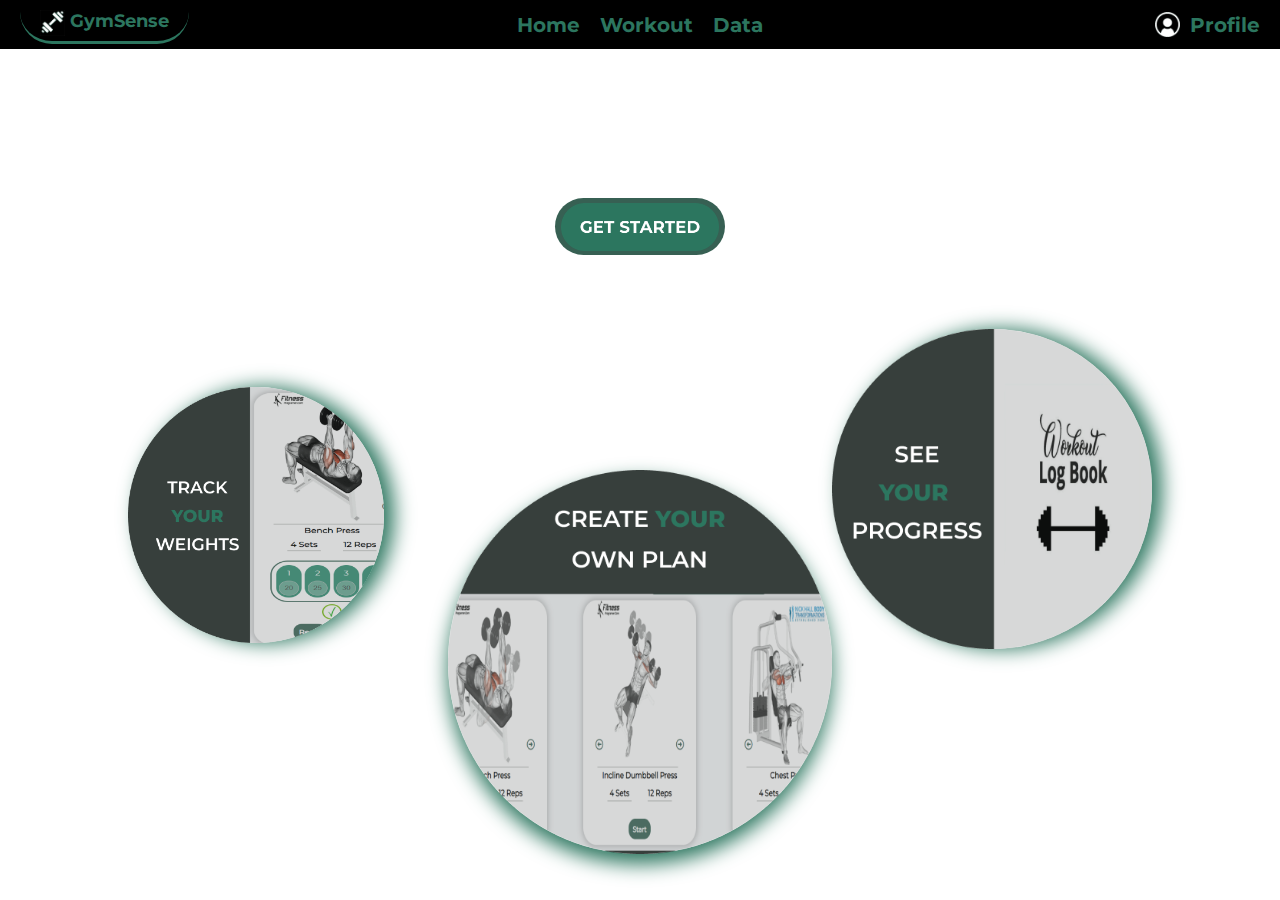
<file: index.html>
<!DOCTYPE html>
<html lang="en">
<head>
    <meta charset="UTF-8">
    <meta http-equiv="X-UA-Compatible" content="IE=edge">
    <meta name="viewport" content="width=device-width, initial-scale=1.0">
    <title>GymSense</title>
    <link rel="stylesheet" href="styles/navbar.css">
    <link rel="stylesheet" href="styles/index.css">
    <link href='https://fonts.googleapis.com/css?family=Montserrat' rel='stylesheet'>
    <script src="scripts/navbar.js"></script>
    <script defer type="module" src="scripts/index.js"></script>
</head>
<body>

    <script>
        document.body.appendChild(createNavbar())
    </script>

    <div class="background-image-div" id="background-image-div">

        <script>
            document.getElementById('background-image-div').appendChild(createNavbarVertical())
            document.getElementById('background-image-div').addEventListener('click', function(){
                const verticalNav = document.getElementById('vertical-nav-items-container');
                verticalNav.classList.remove('active');
                document.getElementById('menu-button-image').src = 'resources/menuIcon.png'

            })


        </script>

        <div class="feature-bubble-div bubble1">
            <img class="feature-bubble-image" src="resources/featureBubble1.png  " alt="feature-image">

        </div>

        <div class="feature-bubble-div bubble2">
            <img class="feature-bubble-image" src="resources/featureBubble2.png  " alt="feature-image">
        </div>

        <div class="feature-bubble-div bubble3">
            <img class="feature-bubble-image" src="resources/featureBubble3.png  " alt="feature-image">
        </div>
        <button id="get-started-button" class="get-started-button">
            <img class="get-started-button-image" src="resources/getStartedButton.png" alt="">
        </button>
    </div>

    <script>
        document.getElementById("get-started-button").onclick = function () {
                location.href = "login.html";
            }
    </script>


</body>
</html>
</file>
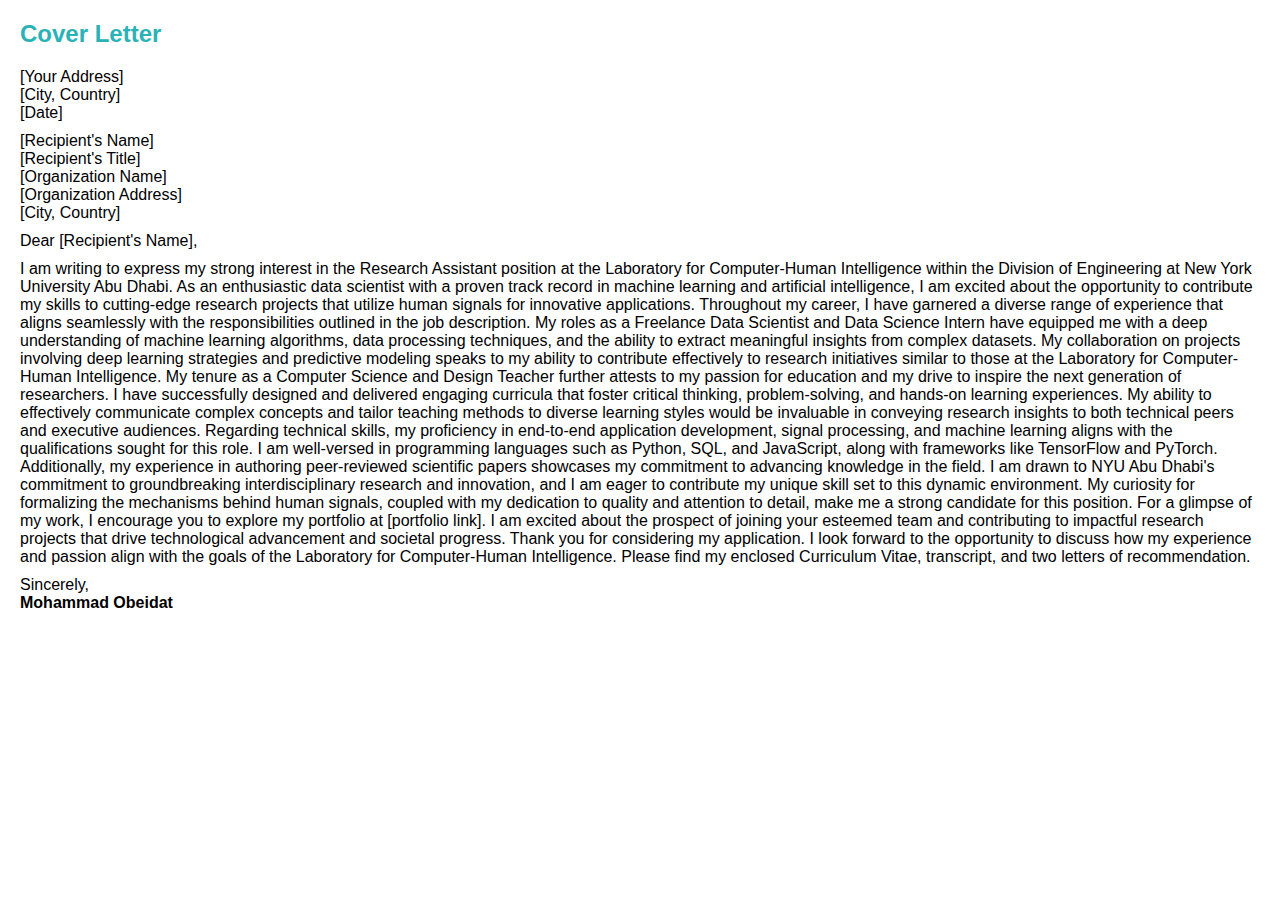
<file: coverLetter-NUY.html>
<!DOCTYPE html>
<html lang="en">
<head>
  <meta charset="UTF-8">
  <meta name="viewport" content="width=device-width, initial-scale=1.0">
  <title>Cover Letter</title>
  <style>
    body {
      font-family: Arial, sans-serif;
      margin: 20px;
    }
    h2 {
      color: #2BB2B6;
    }
    p {
      margin: 10px 0;
    }
    strong {
      font-weight: bold;
    }
  </style>
</head>
<body>
  <h2>Cover Letter</h2>

  <p>[Your Address]<br>
  [City, Country]<br>
  [Date]</p>

  <p>[Recipient's Name]<br>
  [Recipient's Title]<br>
  [Organization Name]<br>
  [Organization Address]<br>
  [City, Country]</p>

  <p>Dear [Recipient's Name],</p>

    <p>
        I am writing to express my strong interest in the Research Assistant position at the Laboratory for Computer-Human Intelligence within the Division of Engineering at New York University Abu Dhabi. As an enthusiastic data scientist with a proven track record in machine learning and artificial intelligence, I am excited about the opportunity to contribute my skills to cutting-edge research projects that utilize human signals for innovative applications.

Throughout my career, I have garnered a diverse range of experience that aligns seamlessly with the responsibilities outlined in the job description. My roles as a Freelance Data Scientist and Data Science Intern have equipped me with a deep understanding of machine learning algorithms, data processing techniques, and the ability to extract meaningful insights from complex datasets. My collaboration on projects involving deep learning strategies and predictive modeling speaks to my ability to contribute effectively to research initiatives similar to those at the Laboratory for Computer-Human Intelligence.

My tenure as a Computer Science and Design Teacher further attests to my passion for education and my drive to inspire the next generation of researchers. I have successfully designed and delivered engaging curricula that foster critical thinking, problem-solving, and hands-on learning experiences. My ability to effectively communicate complex concepts and tailor teaching methods to diverse learning styles would be invaluable in conveying research insights to both technical peers and executive audiences.

Regarding technical skills, my proficiency in end-to-end application development, signal processing, and machine learning aligns with the qualifications sought for this role. I am well-versed in programming languages such as Python, SQL, and JavaScript, along with frameworks like TensorFlow and PyTorch. Additionally, my experience in authoring peer-reviewed scientific papers showcases my commitment to advancing knowledge in the field.

I am drawn to NYU Abu Dhabi's commitment to groundbreaking interdisciplinary research and innovation, and I am eager to contribute my unique skill set to this dynamic environment. My curiosity for formalizing the mechanisms behind human signals, coupled with my dedication to quality and attention to detail, make me a strong candidate for this position.

For a glimpse of my work, I encourage you to explore my portfolio at [portfolio link]. I am excited about the prospect of joining your esteemed team and contributing to impactful research projects that drive technological advancement and societal progress.

Thank you for considering my application. I look forward to the opportunity to discuss how my experience and passion align with the goals of the Laboratory for Computer-Human Intelligence. Please find my enclosed Curriculum Vitae, transcript, and two letters of recommendation.
    </p>
  <!-- Continue with the rest of your cover letter content -->

  <p>Sincerely,<br>
    <strong>Mohammad Obeidat</strong></p>
</body>
</html>
</file>
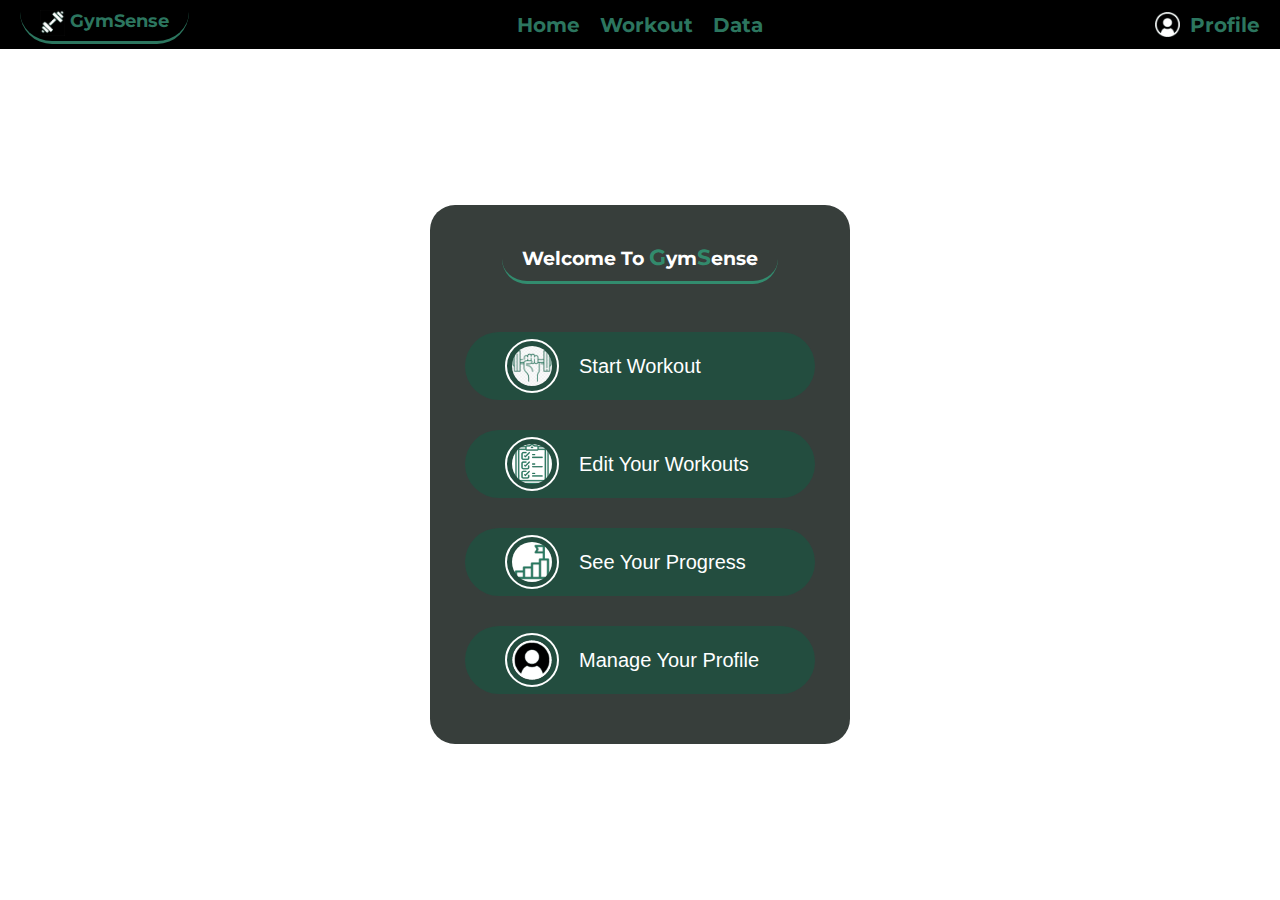
<file: home.html>
<!DOCTYPE html>
<html lang="en">
<head>
    <meta charset="UTF-8">
    <meta http-equiv="X-UA-Compatible" content="IE=edge">
    <meta name="viewport" content="width=device-width, initial-scale=1.0">
    <title>GymSense</title>
    <link rel="stylesheet" href="styles/navbar.css">
    <link rel="stylesheet" href="styles/login.css">
    <link rel="stylesheet" href="styles/index.css">
    <link rel="stylesheet" href="styles/home.css">
    <link href='https://fonts.googleapis.com/css?family=Montserrat' rel='stylesheet'>
    <script src="scripts/navbar.js"></script>
    <script defer type="module" src="scripts/index.js"></script>

</head>
<body>

    <script>
        document.body.appendChild(createNavbar())
    </script>

    <div class="background-image-div" id="background-image-div">

        <script>
            document.getElementById('background-image-div').appendChild(createNavbarVertical())
            document.getElementById('background-image-div').addEventListener('click', function(){
                const verticalNav = document.getElementById('vertical-nav-items-container');
                verticalNav.classList.remove('active');
                document.getElementById('menu-button-image').src = 'resources/menuIcon.png'
            })
        </script>


        <div class="home-buttons-container">
            <h3>Welcome To <span style="color: var(--button-color-active); font-size: 22px;">G</span>ym<span style="color: var(--button-color-active); font-size: 22px;">S</span>ense</h3>
            <button onclick="location.href = 'workout.html'">
                <img class="button-image" src="resources/workoutIcon.png" alt="">
                Start Workout
            </button>
            <button onclick="location.href = 'editWorkouts.html'">
                <img class="button-image" src="resources/planIcon.png" alt="">
                Edit Your Workouts
            </button>
            <button onclick="location.href = 'dataPage.html'">
                <img class="button-image" src="resources/progressICon.png" alt="">
                See Your Progress
            </button>
            <button onclick="location.href = 'profilePage.html'">
                <img class="button-image" src="resources/profileIcon.jpg" alt="">
                Manage Your Profile
            </button>
        </div>

        </div>

    </div>


</body>
</html>
</file>
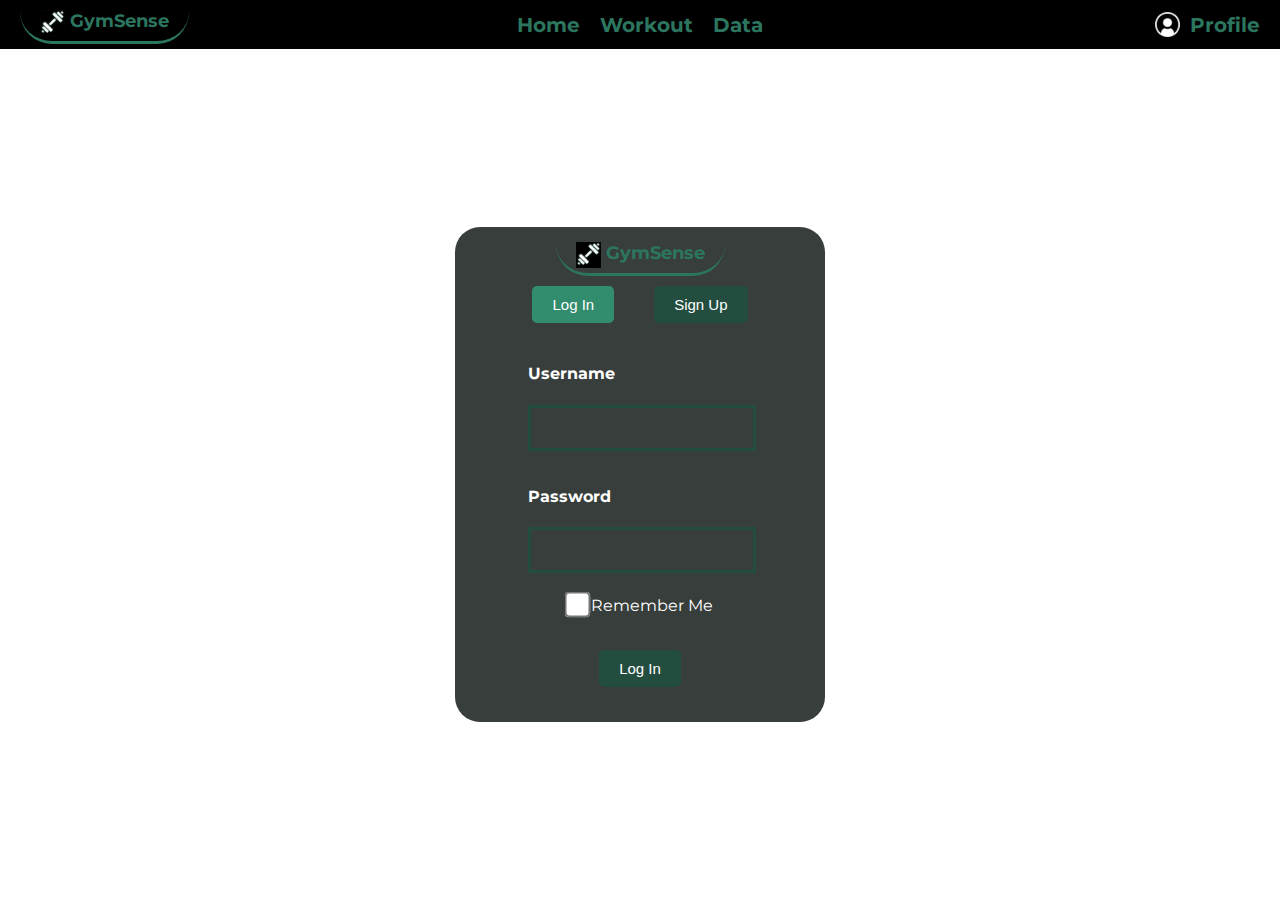
<file: login.html>
<!DOCTYPE html>
<html lang="en">
<head>
    <meta charset="UTF-8">
    <meta http-equiv="X-UA-Compatible" content="IE=edge">
    <meta name="viewport" content="width=device-width, initial-scale=1.0">
    <title>GymSense</title>
    <link rel="stylesheet" href="styles/navbar.css">
    <link rel="stylesheet" href="styles/login.css">
    <link rel="stylesheet" href="styles/index.css">
    <link href='https://fonts.googleapis.com/css?family=Montserrat' rel='stylesheet'>
    <script src="scripts/navbar.js"></script>
    <script defer type="module" src="scripts/index.js"></script>

</head>
<body>

    <script>
        document.body.appendChild(createNavbar())
    </script>

    <div class="background-image-div" id="background-image-div">

        <script>
            document.getElementById('background-image-div').appendChild(createNavbarVertical())
            document.getElementById('background-image-div').addEventListener('click', function(){
                const verticalNav = document.getElementById('vertical-nav-items-container');
                verticalNav.classList.remove('active');
                document.getElementById('menu-button-image').src = 'resources/menuIcon.png'

            })
        </script>

        <div class="login-div-container">
            <div class="logo-and-name">
                <img class="logo-img" src="resources/dumbellLogo.png" alt="logo" style="width: 25px;">
                <label class="logo-label">GymSense</label>
            </div>

            <!-- <h3>Welcome to GymSense</h3> -->

            <div class="login-tab-container">
                <button id="login-tab-button" class="active">Log In</button>
                <button id="signup-tab-button">Sign Up</button>
            </div>

            <form class="login-form" id="login-form" action="">
                <div class="username-div">
                    <h4>Username</h4>
                    <input type="email" name="username" class="username-input">
                </div>
                <div class="password-div">
                    <h4>Password</h4>
                    <input type="password" name="password" class="password-input">
                </div>

                <div class="forgot-password-div">
                    <input type="checkbox" name="remember-me" id="remember-me">
                    <label for="remember-me">Remember Me</label>
                </div>

                <input type="submit" value="Log In">
            </form>

            <form  class="signup-form" id="signup-form" action="location.href">
                <div class="username-div">
                    <h4>Username</h4>
                    <input type="email" name="username" id="username-input">
                </div>
                <div class="password-div">
                    <h4>Password</h4>
                    <input type="password" name="password" id="password-input">
                </div>

                <div class="password-div">
                    <h4>Confirm Password</h4>
                    <input type="password" name="password" id="password-input">
                </div>

                <input type="submit" value="Sign Up">

            </form>
        </div>

    </div>

    <script>

        document.getElementById('login-form').classList.add('active')

        const loginTabButton = document.getElementById('login-tab-button');
        const signupTabButton = document.getElementById('signup-tab-button');

        loginTabButton.addEventListener('click', toggleTab);
        signupTabButton.addEventListener('click', toggleTab);

        function toggleTab(event) {
            // Remove 'active' class from all buttons
            loginTabButton.classList.remove('active');
            signupTabButton.classList.remove('active');

            // Add 'active' class to the clicked button
            event.target.classList.add('active');

            if(event.target.id == 'login-tab-button'){
                document.getElementById('login-form').classList.add('active')
                document.getElementById('signup-form').classList.remove('active')

            }

            if(event.target.id == 'signup-tab-button'){
                document.getElementById('login-form').classList.remove('active')
                document.getElementById('signup-form').classList.add('active')

            }
        }

        const myForm = document.getElementById('login-form');
        myForm.addEventListener('submit', function(event) {
            event.preventDefault(); // Prevent the default form submission behavior
            window.location.href = 'home.html'; // Change 'new-page.html' to the desired URL
        });
    </script>


</body>
</html>
</file>
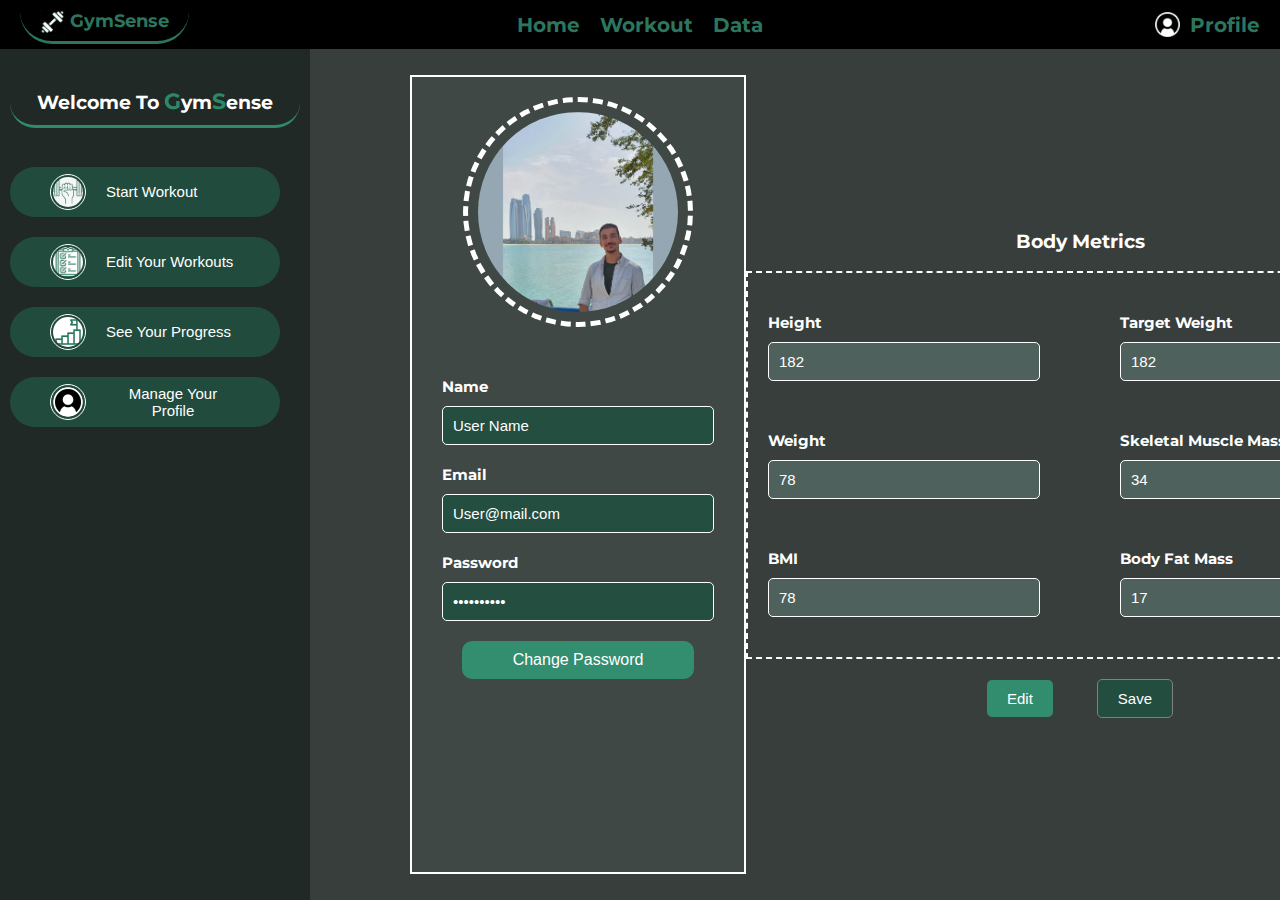
<file: profilePage.html>
<!DOCTYPE html>
<html lang="en">
<head>
    <meta charset="UTF-8">
    <meta http-equiv="X-UA-Compatible" content="IE=edge">
    <meta name="viewport" content="width=device-width, initial-scale=1.0">
    <title>GymSense</title>
    <link rel="stylesheet" href="styles/navbar.css">
    <link rel="stylesheet" href="styles/index.css">
    <link rel="stylesheet" href="styles/workout.css">
    <link rel="stylesheet" href="styles/sideBar.css">
    <link rel="stylesheet" href="styles/profilePage.css">
    <link href='https://fonts.googleapis.com/css?family=Montserrat' rel='stylesheet'>

    <script src="scripts/sideBar.js"></script>
    <script src="scripts/navbar.js"></script>
    <script defer type="module" src="scripts/index.js"></script>


</head>
<body>

    <script>
        document.body.appendChild(createNavbar())
    </script>

    <div class="background-image-div" id="background-image-div">
        <div class="page-main-div" id="workout-page-main-div">
            <script>
                  const sidebarContainer = document.getElementById('workout-page-main-div');
                  sidebarContainer.appendChild(createSidebar());
            </script>

        <!-- <div class="workout-page-content-div">  -->
            <div class="profile-page-content-div">

                <div class="avatar-name-div">
                    <img class="avatar" src="resources/profile2.jpg" alt="avatar">
                    <div class="info-div">
                        <div class="name-div label-input-pair">
                            <label class="input-label" for="name-input">Name</label>
                            <input class="input-field" type="text"
                                   name="name" id="name-input" value="User Name">
                        </div>

                        <div class="email-div label-input-pair">
                            <label class="input-label" for="name-input">Email</label>
                            <input class="input-field" type="email"
                                    name="email" id="email-input" value="User@mail.com">
                        </div>

                        <div class="password-div label-input-pair">
                            <label class="input-label" for="password-input">Password</label>
                            <input class="input-field" type="password"
                                    name="password" id="password-input" value="1234667889">
                            <button id="change-password-button">Change Password</button>
                        </div>
                    </div>
                </div>

                <div class="profile-info-div">
                    <h3>Body Metrics</h3>
                    <div class="columns-container" id="columns-container">
                        <div class="column">
                            <div class="label-input-pair">
                                <label class="input-label" for="height-input">Height</label>
                                <input class="input-field" type="number"
                                        name="height" id="height-input" value="182">
                            </div>

                            <div class="label-input-pair">
                                <label class="input-label" for="weight-input">Weight</label>
                                <input class="input-field" type="number"
                                        name="weight" id="weight-input" value="78">
                            </div>

                            <div class="label-input-pair">
                                <label class="input-label" for="bmi-input">BMI</label>
                                <input class="input-field" type="number"
                                        name="bmi" id="bmi-input" value="78">
                            </div>
                        </div>

                        <div class="column">
                            <div class="label-input-pair">
                                <label class="input-label" for="max-weight-input">Target Weight</label>
                                <input class="input-field" type="number"
                                        name="maxWeight" id="max-weight-input" value="182">
                            </div>

                            <div class="label-input-pair">
                                <label class="input-label" for="smm-input">Skeletal Muscle Mass</label>
                                <input class="input-field" type="number"
                                        name="smm" id="smm-input" value="34">
                            </div>

                            <div class="label-input-pair">
                                <label class="input-label" for="bfm-input">Body Fat Mass</label>
                                <input class="input-field" type="number"
                                        name="bfm" id="bfm-input" value="17">
                            </div>
                        </div>
                    </div>
                    <div class="save-edit-buttons-div">
                        <button id="edit-button">Edit</button>
                        <button id="save-button" disabled>Save</button>
                    </div>

                </div>

                <div class="change-password-div" id="change-password-div">
                    <label class="input-label" for="change-password-input">Old Password</label>
                    <input class="input-field" type="password"
                            name="password" id="change-password-input">

                    <label class="input-label" for="change-password-input">New Password</label>
                    <input class="input-field" type="password"
                            name="password" id="change-password-input">

                    <label class="input-label" for="change-password-input">Confirm New Password</label>
                    <input class="input-field" type="password"
                            name="password" id="change-password-input">
                    <div class="confirm-cancel-buttons-div">
                        <button id="confirm-change-password-button">Confirm</button>
                        <button id="cancel-change-password-button">cancel</button>

                    </div>
                </div>

            </div>
        </div>
    </div>

    <script>
        const inputFields = document.getElementById('columns-container').querySelectorAll('.input-field')
        inputFields.forEach((inputField) => {
            inputField.disabled = true
        })

        document.getElementById('edit-button').addEventListener('click', function(e){
            e.target.disabled = true
            document.getElementById('save-button').disabled = false
            inputFields.forEach((inputField) => {
                inputField.disabled = false
            })
        })

        document.getElementById('save-button').addEventListener('click', function(e){
            e.target.disabled = true
            document.getElementById('edit-button').disabled = false
            inputFields.forEach((inputField) => {
                inputField.disabled = true
            })
        })

        const changePasswordButton = document.getElementById('change-password-button')
        changePasswordButton.addEventListener('click', function(e){
            document.getElementById('change-password-div').classList.add('visible')
        })

        const cancelButton = document.getElementById('cancel-change-password-button')
        cancelButton.addEventListener('click', function(e){
            document.getElementById('change-password-div').classList.remove('visible')
        })

        const confirmButton = document.getElementById('confirm-change-password-button')
        confirmButton.addEventListener('click', function(e){
            document.getElementById('change-password-div').classList.remove('visible')
        })

    </script>
</body>
</html>
</file>
<file: styles/navbar.css>
.navbar {
  display: flex;
  justify-content: space-between;
  align-items: center;
  background-color: black;
  color: var(--label-color);
  font-weight: bold;
  font-size: 20px;
  padding: 5px 20px;
  /* border: 2px solid white; */
}

.logo-and-name{
  color: var(--label-color);
  font-weight: bold;
  font-size: large;
  display: flex;
  gap: 5px;
  border-bottom: 3px solid;
  padding: 5px 20px;
  border-bottom-left-radius: 2pc;
  border-bottom-right-radius: 2pc;
  cursor: pointer;
  /* margin-bottom: 15px; */
}

.logo-and-name > *{
  cursor: pointer;
}

.nav-items-container {
  flex: 1;
  display: flex;
  justify-content: center;
  gap: 20px;
  align-items: center;
  position: absolute;
  left: 50%;
  transform: translateX(-50%);
  /* padding-top: 5px; */
}

.profile-label-contianer {
  display: flex;
  justify-content: space-between;
  gap: 10px;
  align-items: center;
  padding: 0;
}

.menu-button{
  background-color: transparent;
  border-radius: 5px;
  display: none;
  cursor: pointer;
}
.menu-button:active{
  background-color: rgba(50, 149, 116, 0.57);
}

.vertical-nav-items-container{
  transition: transform 0.3s ease-in-out;
  transform: translateY(-100%);
  display: flex;
  flex-direction: column;
  gap: 10px;
  padding: 10px 0 20px 100px;
  width: 100%;
  background-color: rgba(0, 0, 0, 0.701);
  z-index: 1;
  position: absolute;
  top: -40px;
}

.vertical-nav-items-container.active{
  transition: transform 0.3s ease-in-out;
  transform: translateY(60%);
}

.vertical-nav-items-container > a{
  color: var(--label-color);
  font-size: 18px;
  font-weight: bold;

}

.vertical-nav-items-container > a:hover{
  color:white;
  background-color: var(--button-color-active);
}

@media (max-width:800px) {
  .nav-items-container, .profile-label-contianer{
    display: none;
  }
  .menu-button{
    display: block;
  }

}
</file>
<file: styles/index.css>
:root{
    --feature-bubble-background: rgba(33, 41, 38, 0.9);
    --label-color: #2c765f;
    --button-color-inactive:rgba(33, 79, 64, 0.9);
    --button-color-active:rgba(50, 149, 116, 0.9);
}

html, body {
    margin: 0;
    padding: 0;
    height: 100%;
    font-family: 'Montserrat';
    min-width: 300px;

}

body {
    display: flex;
    flex-direction: column;
    -ms-overflow-style: none;  /* IE and Edge */
    scrollbar-width: none;
}

body::-webkit-scrollbar {
    width: 0;
  }

a{
    color: inherit;
    text-decoration: none;
}

button{
    cursor: pointer;
}

input[type='submit']{
    cursor: pointer;
}

.background-image-div{
    display: flex;
    flex-direction: column;
    justify-content: center;
    align-content: center;
    align-items: center;
    flex: 1;
    background-image: url('https://raw.githubusercontent.com/mnobeidat13/gymPlanRepo/main/resources/Desktop%20-%202.jpg');
    background-repeat: no-repeat;
    background-size: cover;
    background-position: center;
    color: white;
}


.feature-bubble-div{
    border-radius: 50%;
    /* overflow: hidden; */
    position: absolute;
    transform: translateY(-1px);
    transition: transform 0.3s ease-in-out;
}

.feature-bubble-div:hover{
    transform: translateY(-1px) scale(1.05); /* Scale on hover */
    transform-origin: bottom center; }

.bubble1{
    width: clamp(100px, 20vw,320px);
    height: clamp(100px, 20vw,320px);
    left: 10vw;
    bottom: clamp(250px, 20vw, 300px);
    /* top: clamp(10vh, 20); */
    box-shadow: 10px 0 20px rgba(44, 118, 95, 1);
}

.bubble2{
    width: clamp(150px, 25vw,350px);
    height: clamp(150px, 25vw,350px);
    right: 10vw;
    bottom: 100px;
    bottom: clamp(250px, 10vw, 300px);
    box-shadow: 10px 0 20px rgba(44, 118, 95, 1);

}

.bubble3{
    width: clamp(200px, 30vw,400px);
    height: clamp(200px, 30vw,400px);
    bottom: 5vh;
    box-shadow: 0 10px 20px rgba(44, 118, 95, 1);
}

.feature-bubble-image{
    width: 100%;
    height: 100%;
}

.get-started-button{
    background-color: var(--button-color-inactive);
    color: white;
    padding-top: 5px;
    height: auto;
    min-width: 120px;
    width: 20vw;
    max-width: 170px;
    position: absolute;
    top: clamp(22vh, 40vw, 20vh);
    border-radius: 5pc;
    border: 0;
    transition: transform 0.3s ease-in-out;
}

.get-started-button-image{
    width: 100%;
}

.get-started-button:hover{
    background-color: var(--button-color-active);
    /* transform: scale(1.1); */
}

@media (max-width:800px) {
    .bubble1{
        bottom: 60vh;
        height: 150px;
        width: 150px;
        left: 3vw;
    }

    .bubble2{
        bottom: 55vh;
        height: 140px;
        width: 140px;
        right: 3vw;
    }

    .bubble3{
        bottom: 40px;
    }

    .get-started-button{
        top: 50vh;
    }
}
</file>
<file: styles/login.css>
.login-div-container{
    display: flex;
    flex-direction: column;
    justify-content: center;
    align-items: center;
    background-color: rgba(33, 41, 38, 0.9);
    padding: 10px;
    border-radius: 25px;
    position: absolute;
    width: 90%;
    min-width: 290px;
    max-width: 350px;
}

.login-tab-container{
    display: flex;
    gap: 40px;
    margin: 10px;
}

.login-tab-container button{
    padding: 10px 20px;
    border: none;
    cursor: pointer;
    background-color: var(--button-color-inactive);
    transition: background-color 0.5s;
    border-radius: 5px;
    font-size: 15px;
    color: white;
}

.login-tab-container button.active {
    background-color: var(--button-color-active);
    color: white;
}

.login-form{
    display: none;

}

.login-form.active{
    display: flex;
    flex-direction: column;
    justify-content: center;
    align-items: center;
    padding: 10px;
}



.login-form > *{
    margin-bottom: 15px;
}

.signup-form{
    display: none;
}

.signup-form.active{
    display: flex;
    flex-direction: column;
    justify-content: center;
    align-items: center;
    padding: 10px;
}

.login-div-container input[type="email"], input[type="password"]{
    width: 90%;
    max-width: 350px;
    height: 40px;
    background-color: transparent;
    color: white;
    font-size: 15px;
    border: 3px solid var(--button-color-inactive);
    padding: 0 10px;
}

.login-div-container input[type="email"]:focus, input[type="password"]:focus{
    background-color: var(--button-color-active);
}

#remember-me{
    transform: scale(2);
    margin-top: 10px;
}

#remember-me:checked {
    accent-color:var(--button-color-active);
}

form input[type="submit"]{
    background-color: var(--button-color-inactive);
    padding: 10px 20px;
    border: none;
    cursor: pointer;
    background-color: var(--button-color-inactive);
    transition: background-color 0.3s;
    border-radius: 5px;
    font-size: 15px;
    color: white;
    margin-top: 20px;
}

form input[type="submit"]:active{
    background-color: var(--button-color-active);
}
</file>
<file: styles/home.css>
.home-buttons-container{
    display: flex;
    flex-direction: column;
    justify-content: center;
    align-items: center;
    gap: 30px;
    background-color: rgba(33, 41, 38, 0.9);
    padding: 10px 10px 50px 10px;
    border-radius: 25px;
    position: absolute;
    width: clamp(290px, 80vw, 400px)
}

.home-buttons-container > h3{
    border-bottom: 3px solid var(--button-color-active);
    padding: 10px 20px;
    border-radius: 5pc;
}

.button-image{
    width: clamp(20px, 5vw, 40px);
    width: clamp(20px, 5vw, 40px);
    border-radius: 50%;
    border: 2px solid;
    padding: clamp(1px, 1vw, 5px);
}

.home-buttons-container > button{
    display: flex;
    justify-content: left;
    align-items: center;
    gap: 20px;
    width: clamp(200px, 90%, 350px);
    padding: 7px 40px;
    font-size: clamp(10px, 4vw, 20px);
    background-color: var(--button-color-inactive);
    color: white;
    border: 0;
    border-radius: 5pc;
    transition: transform 0.3s ease-in-out;
}

.home-buttons-container > button:hover{
    background-color: var(--button-color-active);
}

.home-buttons-container > button:active{
    transform: scale(1.05);
}
</file>
<file: styles/workout.css>
.page-main-div{
  display: flex;
  flex-direction: row;
  justify-content: left;
  width: 100%;
  height: 100%;
}

.page-content-div{
  width: 100%;
  background-color: rgba(44, 66, 60, 0.53);
  border: 2px dashed white;
}

.workout-tab-content{
  /* border: 3px dashed white; */
  padding: 0px 5px;
  border-radius: 5px;
  /* height: 100%; */
}

.small-cards-container {
    display: flex;
    flex-direction: row;
    overflow: scroll;
    gap: 10px;
    padding: 10px;
    background-color: rgba(86, 102, 97, 0.416);
  }

.workout-page-content-div {
  display: flex;
  flex-direction: column;
  overflow: scroll;
  scroll-behavior: smooth;
  padding: 10px 20px;
  background-color: var(--feature-bubble-background);
}

  .workout-tab-buttons-container {
    display: inline-flex;
    justify-content: space-around;
  }

  .tab-button {
    width: 50%;
    height: 40px;
    background-color: var(--button-color-inactive);
    border: 0;
    border-top-left-radius: 50px;
    border-top-right-radius: 50px;
    font-size: clamp(14px, 2vw, 18px);
    color: white;
    transition: background-color 0.2s ease-in-out;
    cursor: pointer;
  }

  .tab-button.active {
    background-color: var(--button-color-active);
  }

  .workout-tab-section-header {
    justify-content: center;
    margin: 8px 0 0;
    font-size: 14px;
    background-color: black;
    color: var(--button-color-active);
    display: inline-flex;
    padding: 10px 20px;
    border-top-left-radius: 25px;
    border-top-right-radius: 25px;
    width: 150px;
  }

::-webkit-scrollbar{
    display: none;
}

/* width */
::-webkit-scrollbar {
    width: 10px;
  }

  /* Track */
  ::-webkit-scrollbar-track {
    background: var(--feature-bubble-background);
    height: 90%;
  }

  /* Handle */
  ::-webkit-scrollbar-thumb {
    background: var(--button-color-inactive);
    border-radius: 5pc;
  }

  /* Handle on hover */
  ::-webkit-scrollbar-thumb:hover {
    background: var(--button-color-active);
  }

.workout-tab-content.hidden{
  display: none;
}

.workout-page-content{
  transition: opacity 0.3s ease, transform 0.3s ease;

}
</file>
<file: styles/sideBar.css>
/* .side-bar{
    width: 0;
    transition: width 0.3s ease-in-out;
    z-index: -1;
} */

.side-bar{
    display: flex;
    flex-direction: column;
    justify-content: left;
    gap: 20px;
    background-color: rgb(33, 41, 38);
    padding: 10px 10px 50px 10px;
    width: 300px;
    z-index: 1;
    /* border-radius: 25px; */
    /* width: clamp(290px, 80vw, 400px) */
}

.side-bar > h3{
    border-bottom: 3px solid var(--button-color-active);
    padding: 10px 20px;
    border-radius: 5pc;
    width: 250px;
    text-align: center;
}

.button-image{
    width: clamp(20px, 5vw, 30px);
    width: clamp(20px, 5vw, 30px);
    border-radius: 50%;
    border: 1px solid;
    padding: 2px;
    /* padding: clamp(1px, 1vw, 5px); */
}
.side-bar > button{
    display: flex;
    justify-content: left;
    align-items: center;
    gap: 20px;
    width: 270px;
    /* width: clamp(200px, 90%, 350px); */
    padding: 7px 40px;
    font-size: 15px;
    /* font-size: clamp(10px, 4vw, 20px); */
    background-color: var(--button-color-inactive);
    color: white;
    border: 0;
    border-radius: 5pc;
    transition: transform 0.3s ease-in-out;
}

.side-bar > button:hover{
    background-color: var(--button-color-active);
}

.side-bar > button:active{
    transform: scale(1.05);
}

.side-bar .close-button{
    width: 20px;
    justify-content: center;
    padding: 8px 20px;
    position: absolute;
    top: 50px;
    right: 50px;
}

@media (max-width:800px) {
    .side-bar.active{
        display: flex;
        position: absolute;
        justify-content: center;
        align-items: center;
        top: 50%;
        left: 50%;
        transform: translate(-50%, -50%);
        height: 100%;
        width: 100%;
        opacity: 95%;
    }

    .side-bar{
        display: none;
    }
}
</file>
<file: styles/profilePage.css>
.profile-page-content-div{
    width: 100%;
    display: flex;
    justify-content: start;
    align-items: center;
    background-color: var(--feature-bubble-background);
    position: relative;
}

.profile-info-div{
    display: flex;
    flex-direction: column;
    align-items: center;
    width: 100%;
}


.columns-container{
    display: flex;
    justify-content: space-between;
    gap: 60px;
    border: 2px dashed white;
    border-bottom: 2px dashed white;
    padding: 20px 10px;
}

.column{
    display: flex;
    flex-direction: column;
    gap: 10px;
}

.avatar{
    width: 200px;
    border-radius: 50%;
    border: 5px dashed white;
    padding: 10px;
}

.avatar-name-div{
    display: flex;
    flex-direction: column;
    align-items: center;
    margin-left: 100px;
    gap: 30px;
    border: 2px solid white;
    padding:20px 20px 10px 20px;
    height: 90%;
    background-color: rgba(152, 190, 176, 0.085);
}

.label-input-pair{
    display: flex;
    flex-direction: column;
    margin: 20px 10px;
}

.input-label{
    margin-bottom: 10px;
    font-weight: bold;
    font-size: 15px;
}

.input-field{
    background-color: var(--button-color-inactive);
    /* border: 2px dashed var(--button-color-active); */
    border: 1px solid white;
    border-radius: 5px;
    padding: 10px;
    width: 250px;
    font-size: 15px;
    color: white;
    transition: all 0.2s ease-in-out;
}

.input-field:disabled{
    background-color: rgba(86, 109, 104, 0.741);
}
.input-field:focus{
    transform: scale(1.01);
}

#change-password-button{
    margin: 20px;
    background-color: var(--button-color-active);
    border: 0;
    border-radius: 10px;
    padding: 10px 5px;
    font-size: 16px;
    color: white;

}

.change-password-div.visible{
    display: flex;
}

.change-password-div{
    display: none;
    border-radius: 20px;
    flex-direction: column;
    align-items: center;
    gap: 20px;
    background-color: rgb(16, 35, 32);
    padding: 20px 40px;
    position: absolute;
    top: 50%;
    left: 50%;
    transform: translate(-50%, -50%) scale(1.1);
    border: 2px solid white;
}

#confirm-change-password-button, #cancel-change-password-button{
    margin: 20px;
    background-color: var(--button-color-active);
    border: 0;
    border-radius: 10px;
    padding: 10px 5px;
    font-size: 16px;
    /* font-weight: bold; */
    color: white;
}

hr{
    width: 5px;
    background-color: rgb(0, 0, 0);
    border: 0;
    border-radius: 5pc;
}

.save-edit-buttons-div button{
    background-color: var(--button-color-active);
    color: white;
    border: 0;
    padding: 10px 20px;
    font-size: 15px;
    margin: 20px 20px;
    border-radius: 5px;
    transition: background-color 0.2s ease-in-out;
}
.save-edit-buttons-div button:disabled{
    background-color: var(--button-color-inactive);
    border: 1px solid gray;
}

@media (max-width:800px) {
    .profile-page-content-div{
        align-items: center;
        flex-direction: column;
        padding-top: 30px;
    }

    .avatar-name-div{
        gap: 10px;
        margin-left: 0;
    }

    .profile-info-div{
        flex-direction: column;
        align-items: center;
    }

    .columns-container{
        flex-direction: column;
        gap: 0;
    }


    .change-password-div{
        top: 20%;
    }
}
</file>
